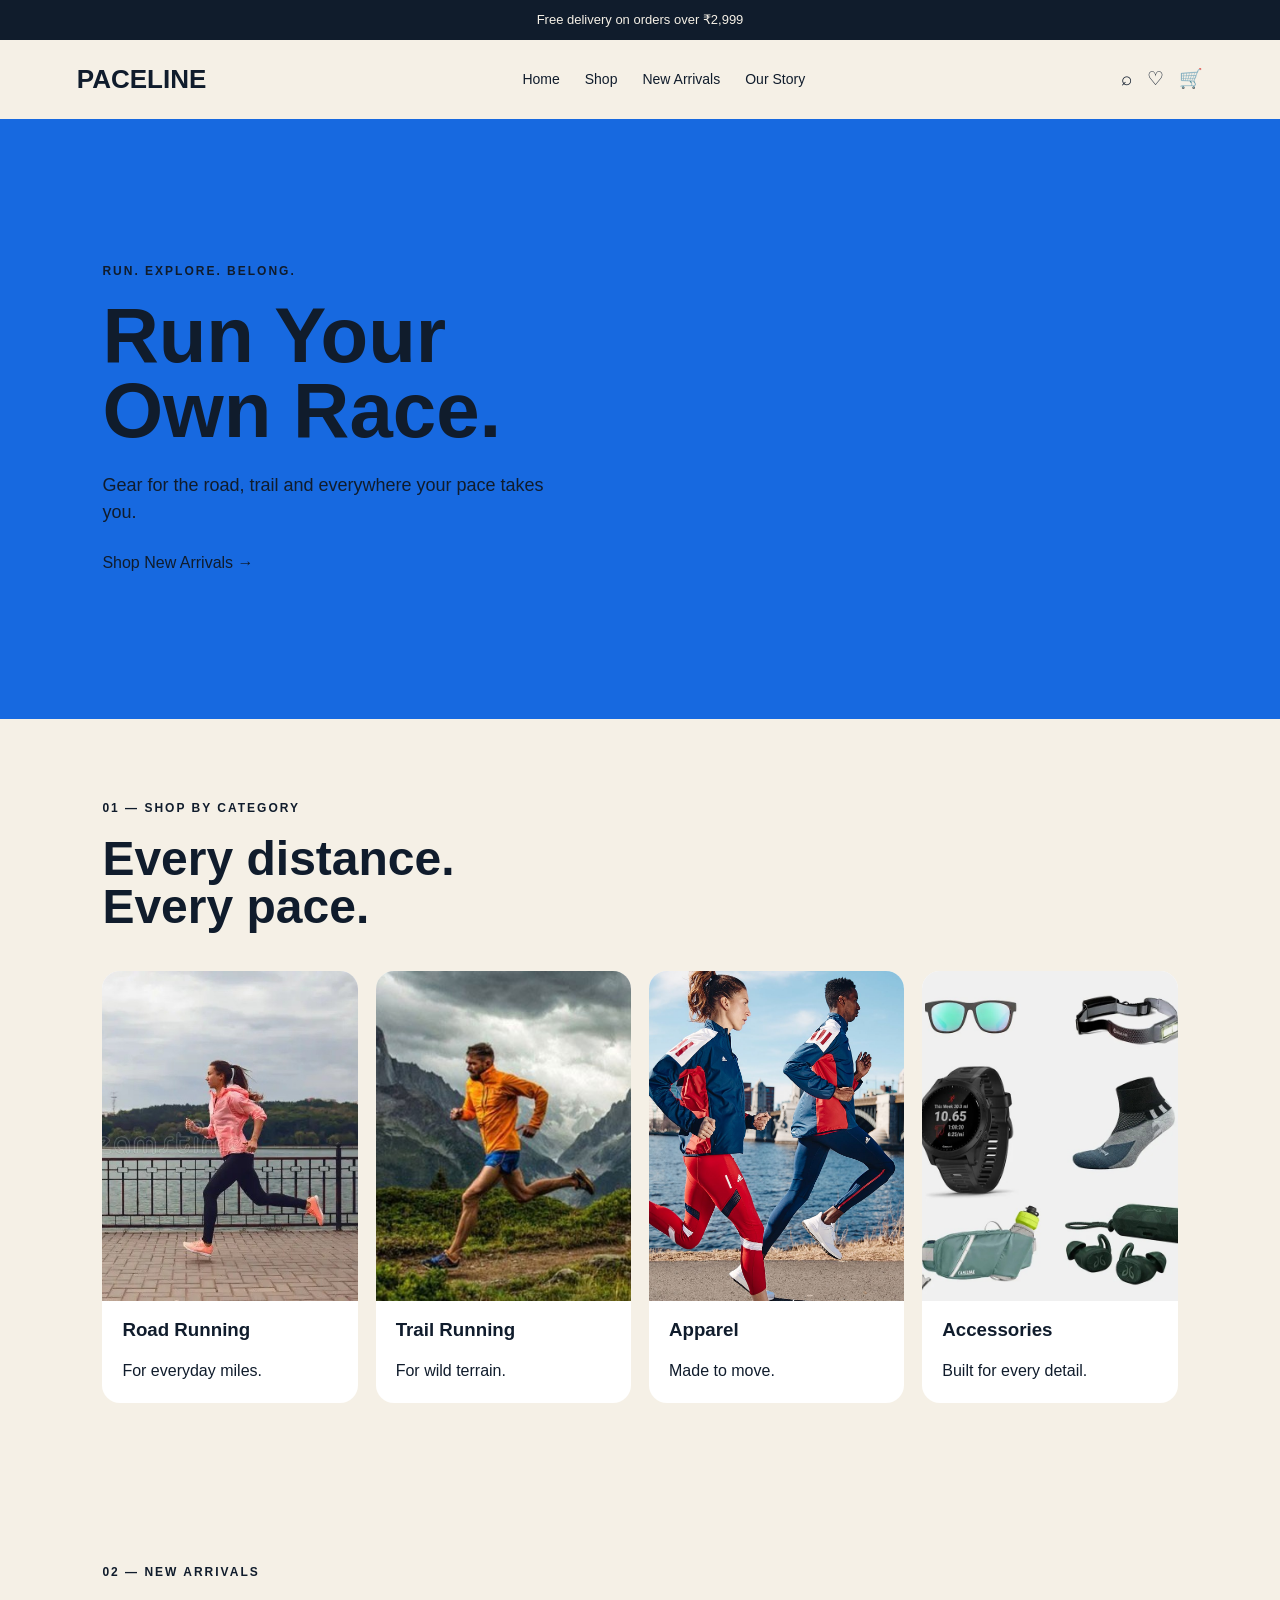
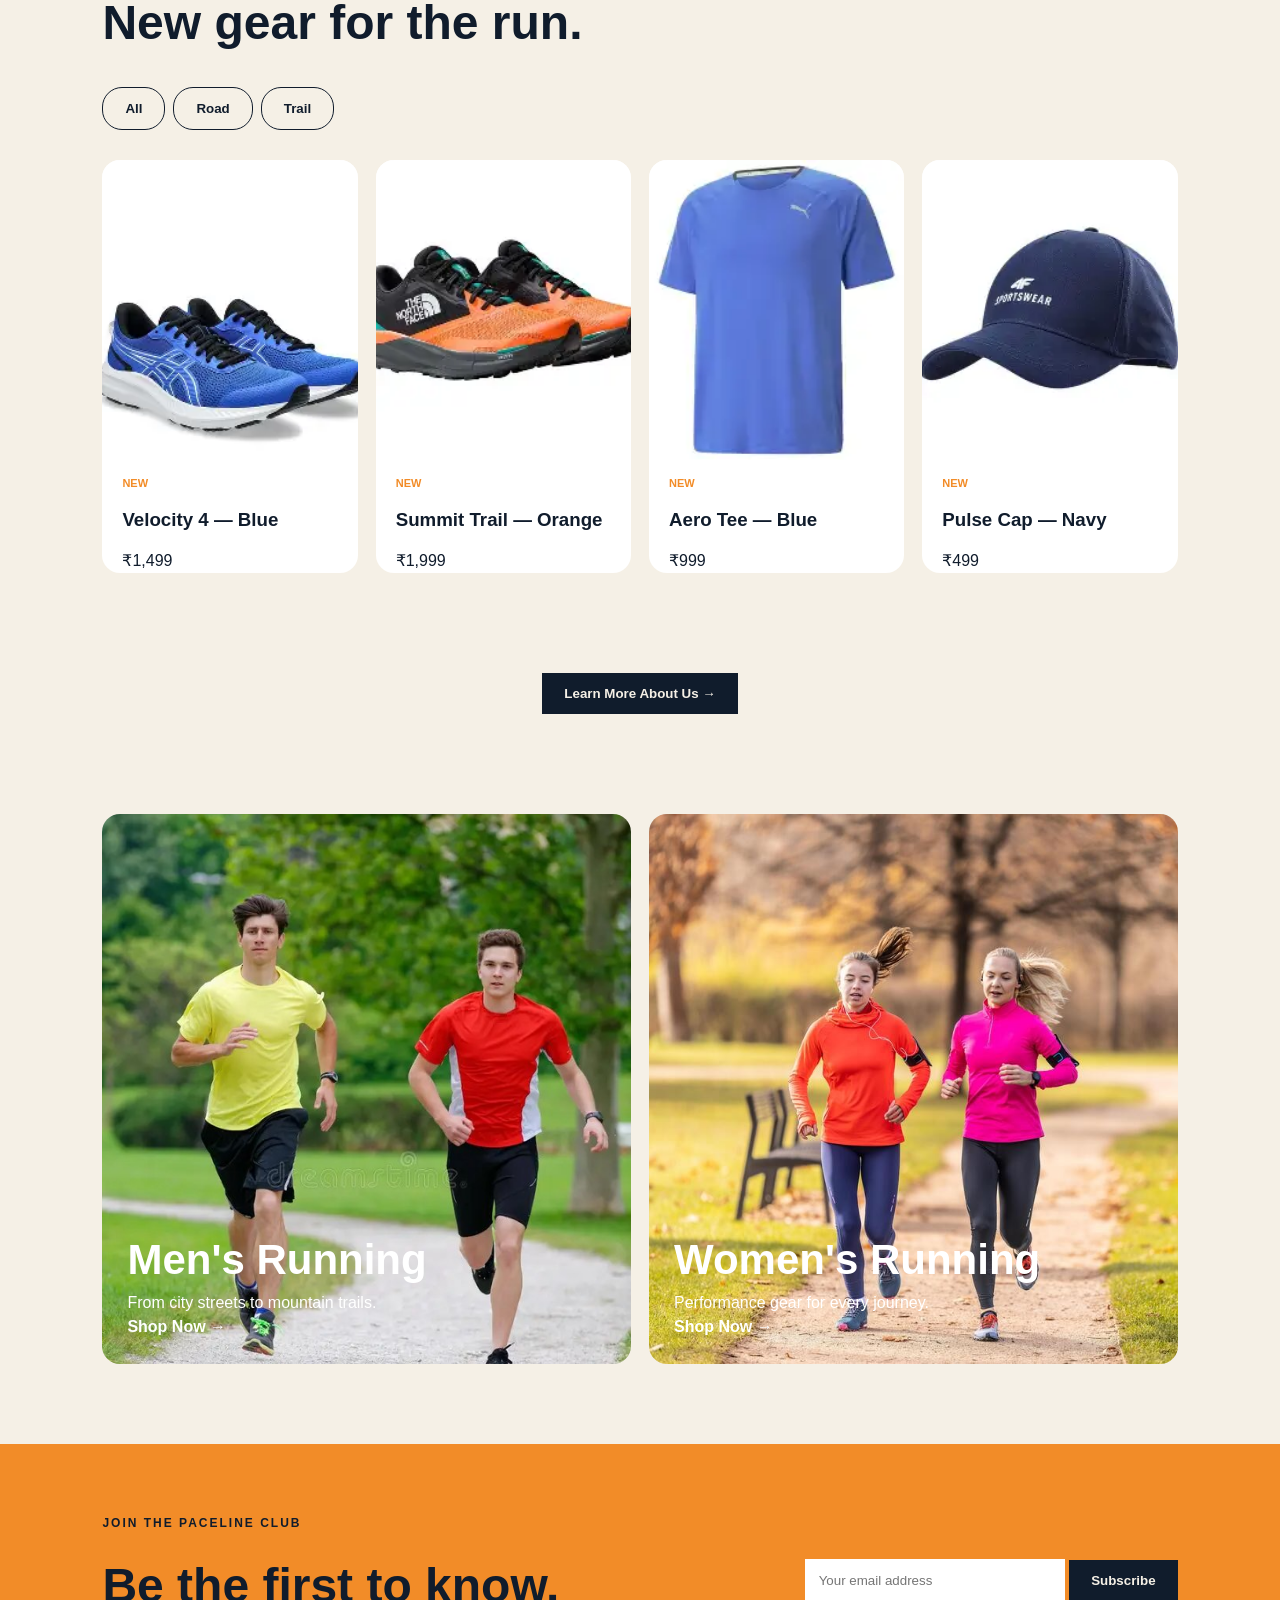
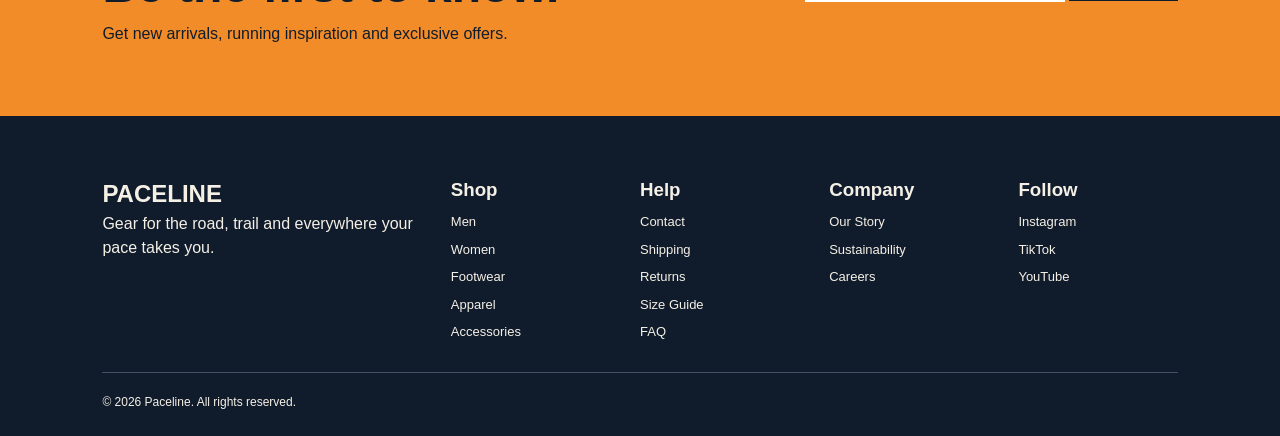
<file: index.html>
<!DOCTYPE html>
<html lang="en">

<head>
    <meta charset="UTF-8">

    <meta name="viewport" content="width=device-width, initial-scale=1.0">

    <title>Paceline — Run Your Own Race</title>

    <link rel="stylesheet" href="style.css">
</head>

<body>

    <!-- Announcement Bar -->
    <div class="announcement-bar">
        Free delivery on orders over ₹2,999
    </div>


    <!-- Navigation -->
    <nav class="navbar">

        <div class="logo">
            PACELINE
        </div>

        <div class="nav-links">
            <a href="index.html">Home</a>
            <a href="#categories">Shop</a>
            <a href="#new-arrivals">New Arrivals</a>
            <a href="about.html">Our Story</a>
        </div>

        <div class="nav-icons">
            <span>⌕</span>
            <span>♡</span>
            <span>🛒</span>
        </div>

    </nav>


    <!-- Hero Section -->
    <section class="hero">

        <div class="hero-content">

            <p class="small-heading">RUN. EXPLORE. BELONG.</p>

            <h1>
                Run Your<br>
                Own Race.
            </h1>

            <p class="hero-text">
                Gear for the road, trail and everywhere
                your pace takes you.
            </p>

            <a href="#new-arrivals">
              Shop New Arrivals →
            </a>

        </div>
    </section>


    <!-- Shop By Category -->
    <section class="categories" id="categories">

        <div class="section-heading">

            <p class="small-heading">01 — SHOP BY CATEGORY</p>

            <h2>
                Every distance.<br>
                Every pace.
            </h2>

        </div>


        <div class="category-grid">

            <div class="category-card">
                <img src="images/road-running.jpg" alt="Runner on a road">
                <h3>Road Running</h3>
                <p>For everyday miles.</p>
            </div>

            <div class="category-card">
                <img src="images/trail-running.jpg" alt="Runner on a trail">
                <h3>Trail Running</h3>
                <p>For wild terrain.</p>
            </div>

            <div class="category-card">
                <img src="images/apparel.jpg" alt="Running apparel">
                <h3>Apparel</h3>
                <p>Made to move.</p>
            </div>

            <div class="category-card">
                <img src="images/accessories.jpg" alt="Running accessories">
                <h3>Accessories</h3>
                <p>Built for every detail.</p>
            </div>

        </div>

    </section>


    <!-- New Arrivals -->
    <section class="new-arrivals" id="new-arrivals">

        <div class="section-heading">

            <p class="small-heading">02 — NEW ARRIVALS</p>

            <h2>
                New gear for the run.
            </h2>

        </div>


        <!-- Product Filters -->
        <div class="filters">

            <button>All</button>
            <button>Road</button>
            <button>Trail</button>

        </div>


        <!-- Products -->
        <div class="product-grid">

            <div class="product-card" data-category="Road">

                <div class="product-image">
                    <img src="images/shoe-blue.jpg" alt="Blue running shoe">
                </div>

                <p class="product-label">NEW</p>

                <h3>Velocity 4 — Blue</h3>

                <p>₹1,499</p>

            </div>


            <div class="product-card" data-category="Trail">

                <div class="product-image">
                    <img src="images/shoe-orange.jpg" alt="Orange running shoe">
                </div>

                <p class="product-label">NEW</p>

                <h3>Summit Trail — Orange</h3>

                <p>₹1,999</p>

            </div>


            <div class="product-card" data-category="Road">

                <div class="product-image">
                    <img src="images/blue-shirt.jpg" alt="Blue running shirt">
                </div>

                <p class="product-label">NEW</p>

                <h3>Aero Tee — Blue</h3>

                <p>₹999</p>

            </div>


            <div class="product-card" data-category="Road">

                <div class="product-image">
                    <img src="images/navy-cap.jpg" alt="Navy running cap">
                </div>

                <p class="product-label">NEW</p>

                <h3>Pulse Cap — Navy</h3>

                <p>₹499</p>

            </div>

        </div>

    </section>

        <a href="about.html" class="story-button">
        <button>Learn More About Us →</button>
        </a>


    <!-- Men's and Women's Running -->
    <section class="running-collections">

        <div class="running-card">

            <img
                src="images/mens-running.jpg"
                alt="Man running outdoors"
            >

            <div>
                <h2>Men's Running</h2>
                <p>From city streets to mountain trails.</p>
                <a href="#">Shop Now →</a>
            </div>

        </div>


        <div class="running-card">

            <img
                src="images/womens-running.jpg"
                alt="Woman running outdoors"
            >

            <div>
                <h2>Women's Running</h2>
                <p>Performance gear for every journey.</p>
                <a href="#">Shop Now →</a>
            </div>

        </div>

    </section>


    <!-- Newsletter -->
    <section class="newsletter">

        <div>
            <p class="small-heading">JOIN THE PACELINE CLUB</p>

            <h2>
                Be the first to know.
            </h2>

            <p>
                Get new arrivals, running inspiration
                and exclusive offers.
            </p>
        </div>


        <form>

            <input
                type="email"
                placeholder="Your email address"
            >

            <button type="submit">
                Subscribe
            </button>

        </form>

    </section>


    <!-- Footer -->
    <footer>

        <div class="footer-brand">

            <h2>PACELINE</h2>

            <p>
                Gear for the road, trail and
                everywhere your pace takes you.
            </p>

        </div>


        <div class="footer-column">

            <h3>Shop</h3>

            <a href="#">Men</a>
            <a href="#">Women</a>
            <a href="#">Footwear</a>
            <a href="#">Apparel</a>
            <a href="#">Accessories</a>

        </div>


        <div class="footer-column">

            <h3>Help</h3>

            <a href="#">Contact</a>
            <a href="#">Shipping</a>
            <a href="#">Returns</a>
            <a href="#">Size Guide</a>
            <a href="#">FAQ</a>

        </div>


        <div class="footer-column">

            <h3>Company</h3>

            <a href="about.html">Our Story</a>
            <a href="#">Sustainability</a>
            <a href="#">Careers</a>

        </div>


        <div class="footer-column">

            <h3>Follow</h3>

            <a href="#">Instagram</a>
            <a href="#">TikTok</a>
            <a href="#">YouTube</a>

        </div>


        <div class="footer-bottom">

            © 2026 Paceline. All rights reserved.

        </div>

    </footer>


    <script src="script.js"></script>

</body>

</html>
</file>
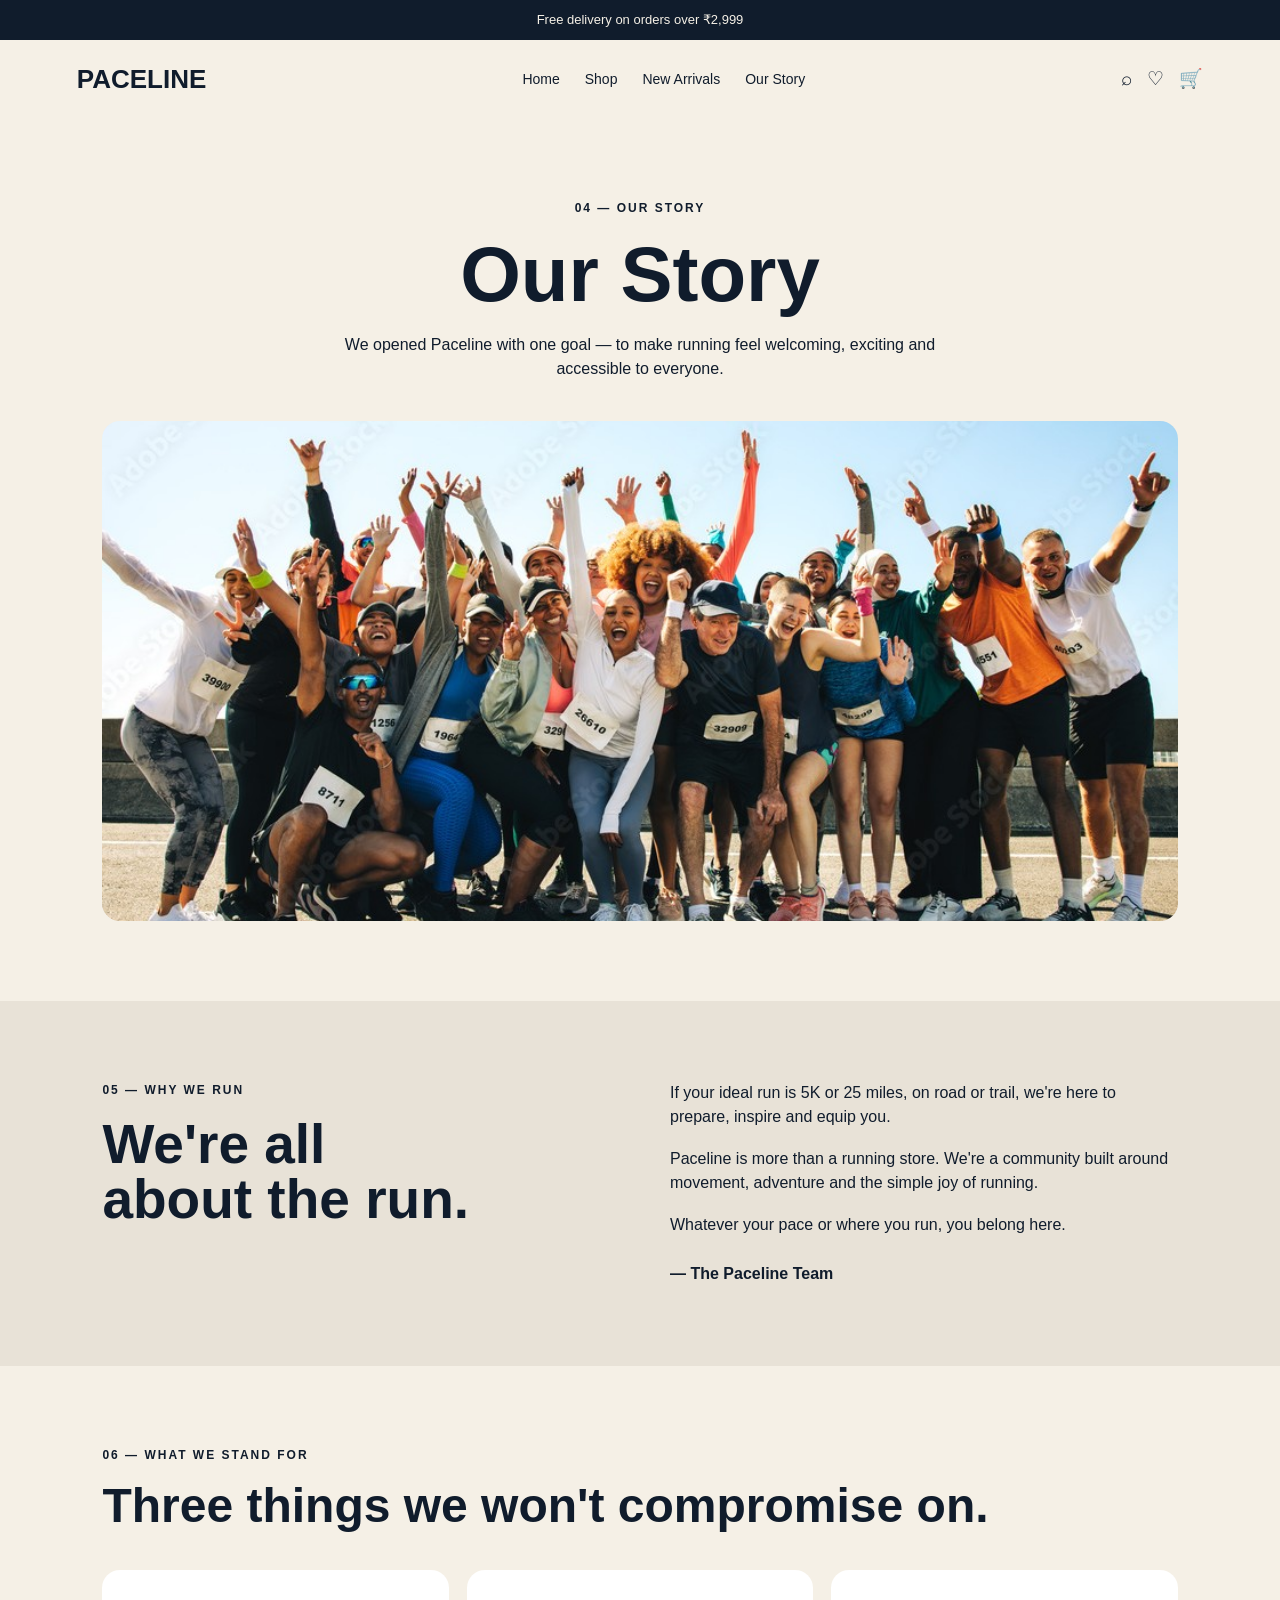
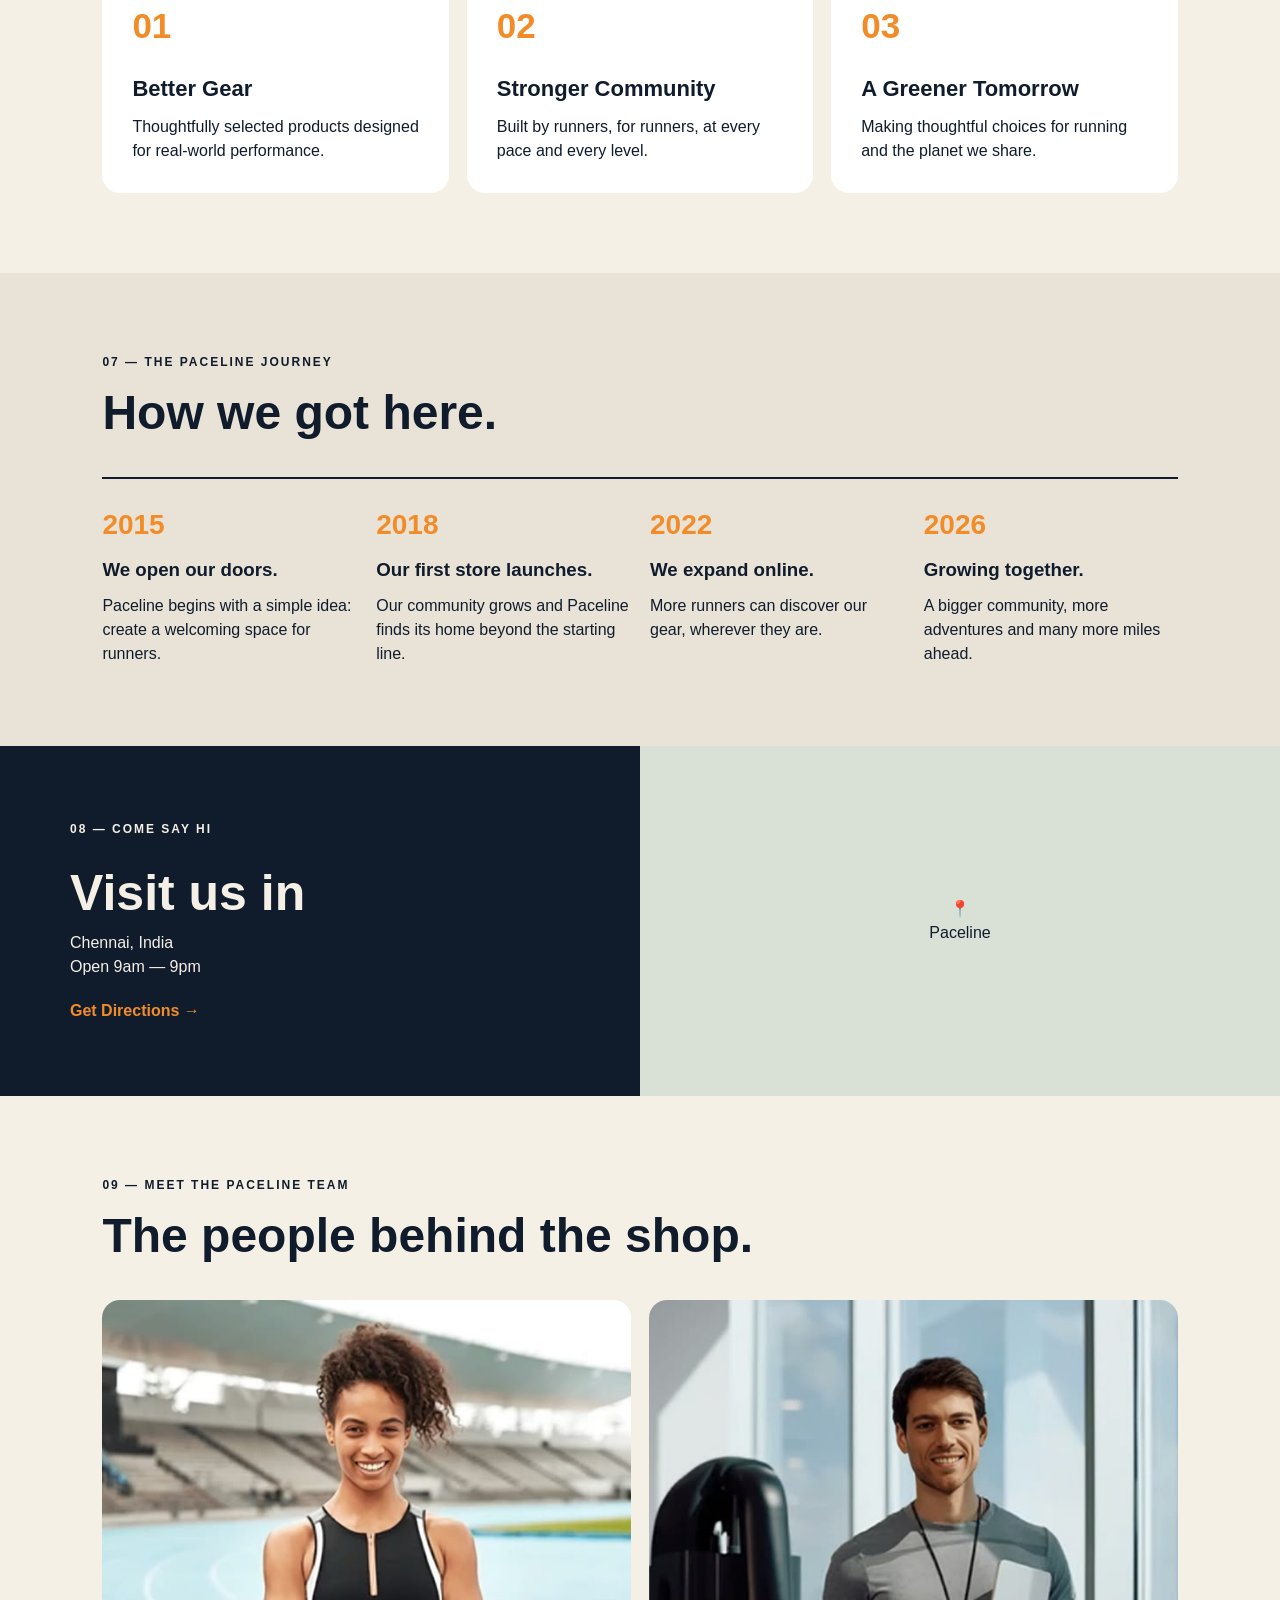
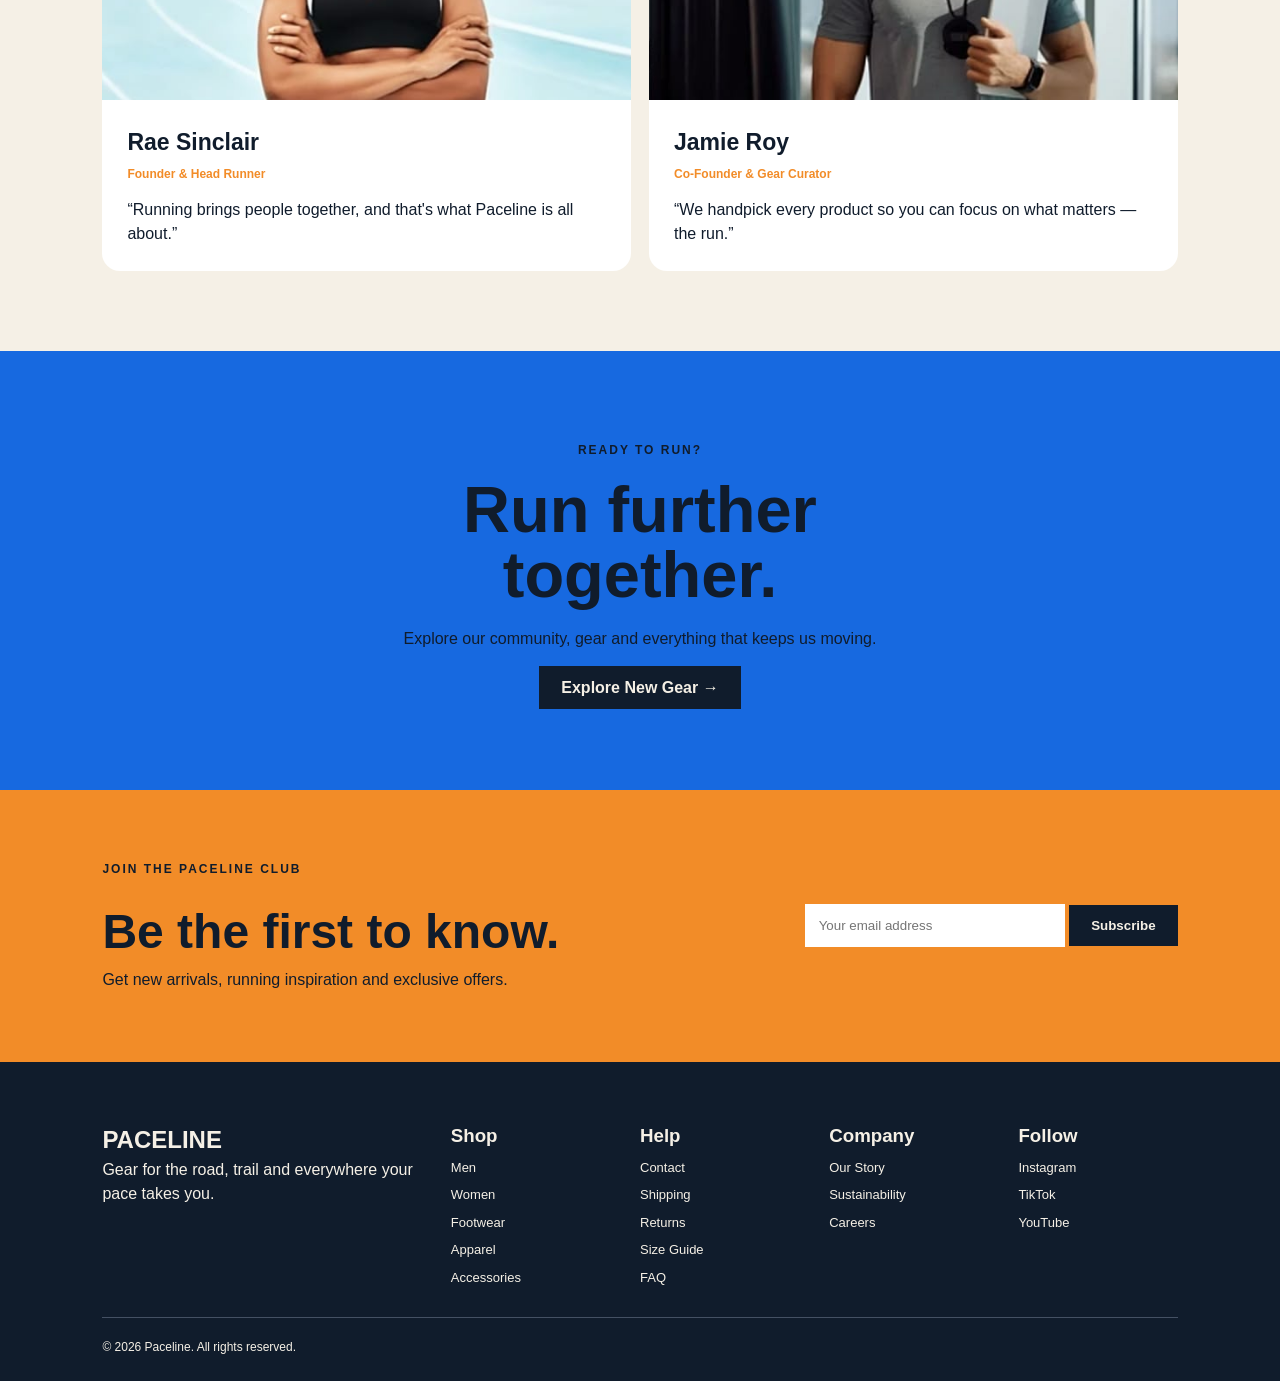
<file: about.html>
<!DOCTYPE html>
<html lang="en">

<head>
    <meta charset="UTF-8">
    <meta name="viewport" content="width=device-width, initial-scale=1.0">
    <title>Paceline — Our Story</title>
    <link rel="stylesheet" href="style.css">
</head>

<body>

    <!-- Announcement Bar -->
    <div class="announcement-bar">
        Free delivery on orders over ₹2,999
    </div>

    <!-- Navigation -->
    <nav class="navbar">
        <div class="logo">PACELINE</div>

        <div class="nav-links">
            <a href="index.html">Home</a>
            <a href="index.html#categories">Shop</a>
            <a href="index.html#new-arrivals">New Arrivals</a>
            <a href="about.html">Our Story</a>
        </div>

        <div class="nav-icons">
            <span>⌕</span>
            <span>♡</span>
            <span>🛒</span>
        </div>
    </nav>


    <!-- Our Story Intro -->
    <section class="about-intro">
        <p class="small-heading">04 — OUR STORY</p>

        <h1>Our Story</h1>

        <p>
            We opened Paceline with one goal — to make running
            feel welcoming, exciting and accessible to everyone.
        </p>
    </section>


    <!-- Large Running Image -->
    <section class="about-hero-image">
        <img src="images/about-running.jpg" alt="Runners moving together on a road">
    </section>


    <!-- We're All About The Run -->
    <section class="about-belief">

        <div class="about-belief-heading">
            <p class="small-heading">05 — WHY WE RUN</p>
            <h2>We're all<br>about the run.</h2>
        </div>

        <div class="about-belief-text">
            <p>
                If your ideal run is 5K or 25 miles, on road or trail,
                we're here to prepare, inspire and equip you.
            </p>

            <p>
                Paceline is more than a running store. We're a community
                built around movement, adventure and the simple joy of running.
            </p>

            <p>
                Whatever your pace or where you run, you belong here.
            </p>

            <strong>— The Paceline Team</strong>
        </div>

    </section>


    <!-- Three Principles -->
    <section class="principles">

        <div class="section-heading">
            <p class="small-heading">06 — WHAT WE STAND FOR</p>
            <h2>Three things we won't compromise on.</h2>
        </div>

        <div class="principles-grid">

            <div class="principle-card">
                <span>01</span>
                <h3>Better Gear</h3>
                <p>
                    Thoughtfully selected products designed
                    for real-world performance.
                </p>
            </div>

            <div class="principle-card">
                <span>02</span>
                <h3>Stronger Community</h3>
                <p>
                    Built by runners, for runners,
                    at every pace and every level.
                </p>
            </div>

            <div class="principle-card">
                <span>03</span>
                <h3>A Greener Tomorrow</h3>
                <p>
                    Making thoughtful choices for
                    running and the planet we share.
                </p>
            </div>

        </div>

    </section>


    <!-- Timeline -->
    <section class="timeline">

        <div class="section-heading">
            <p class="small-heading">07 — THE PACELINE JOURNEY</p>
            <h2>How we got here.</h2>
        </div>

        <div class="timeline-grid">

            <div class="timeline-item">
                <strong>2015</strong>
                <h3>We open our doors.</h3>
                <p>
                    Paceline begins with a simple idea:
                    create a welcoming space for runners.
                </p>
            </div>

            <div class="timeline-item">
                <strong>2018</strong>
                <h3>Our first store launches.</h3>
                <p>
                    Our community grows and Paceline
                    finds its home beyond the starting line.
                </p>
            </div>

            <div class="timeline-item">
                <strong>2022</strong>
                <h3>We expand online.</h3>
                <p>
                    More runners can discover our gear,
                    wherever they are.
                </p>
            </div>

            <div class="timeline-item">
                <strong>2026</strong>
                <h3>Growing together.</h3>
                <p>
                    A bigger community, more adventures
                    and many more miles ahead.
                </p>
            </div>

        </div>

    </section>


    <!-- Visit Us -->
    <section class="visit-section">

        <div class="visit-content">
            <p class="small-heading">08 — COME SAY HI</p>
            <h2>Visit us in</h2>
            <p>Chennai, India</p>
            <p>Open 9am — 9pm</p>
            <a href="#">Get Directions →</a>
        </div>

        <div class="map-placeholder">
            <span>📍</span>
            <p>Paceline</p>
        </div>

    </section>


    <!-- People Behind The Shop -->
    <section class="people-section">

        <div class="section-heading">
            <p class="small-heading">09 — MEET THE PACELINE TEAM</p>
            <h2>The people behind the shop.</h2>
        </div>

        <div class="people-grid">

            <div class="person-card">
                <img src="images/person-one.jpg" alt="Paceline team member">

                <div class="person-info">
                    <h3>Rae Sinclair</h3>
                    <p class="person-role">Founder & Head Runner</p>

                    <p>
                        “Running brings people together,
                        and that's what Paceline is all about.”
                    </p>
                </div>
            </div>


            <div class="person-card">
                <img src="images/person-two.jpg" alt="Paceline team member">

                <div class="person-info">
                    <h3>Jamie Roy</h3>
                    <p class="person-role">Co-Founder & Gear Curator</p>

                    <p>
                        “We handpick every product so you
                        can focus on what matters — the run.”
                    </p>
                </div>
            </div>

        </div>

    </section>


    <!-- CTA -->
    <section class="about-cta">

        <p class="small-heading">READY TO RUN?</p>

        <h2>Run further<br>together.</h2>

        <p>
            Explore our community, gear and everything
            that keeps us moving.
        </p>

        <a href="index.html#new-arrivals">
            Explore New Gear →
        </a>

    </section>


    <!-- Newsletter -->
    <section class="newsletter">

        <div>
            <p class="small-heading">JOIN THE PACELINE CLUB</p>
            <h2>Be the first to know.</h2>
            <p>
                Get new arrivals, running inspiration
                and exclusive offers.
            </p>
        </div>

        <form>
            <input
                type="email"
                placeholder="Your email address"
                aria-label="Email address"
            >

            <button type="submit">Subscribe</button>
        </form>

    </section>


    <!-- Footer -->
    <footer>

        <div class="footer-brand">
            <h2>PACELINE</h2>
            <p>
                Gear for the road, trail and everywhere
                your pace takes you.
            </p>
        </div>

        <div class="footer-column">
            <h3>Shop</h3>
            <a href="#">Men</a>
            <a href="#">Women</a>
            <a href="#">Footwear</a>
            <a href="#">Apparel</a>
            <a href="#">Accessories</a>
        </div>

        <div class="footer-column">
            <h3>Help</h3>
            <a href="#">Contact</a>
            <a href="#">Shipping</a>
            <a href="#">Returns</a>
            <a href="#">Size Guide</a>
            <a href="#">FAQ</a>
        </div>

        <div class="footer-column">
            <h3>Company</h3>
            <a href="about.html">Our Story</a>
            <a href="#">Sustainability</a>
            <a href="#">Careers</a>
        </div>

        <div class="footer-column">
            <h3>Follow</h3>
            <a href="#">Instagram</a>
            <a href="#">TikTok</a>
            <a href="#">YouTube</a>
        </div>

        <div class="footer-bottom">
            © 2026 Paceline. All rights reserved.
        </div>

    </footer>


    <script src="script.js"></script>

</body>

</html>
</file>
<file: style.css>
*{box-sizing:border-box;margin:0;padding:0}

body{
    font-family:Arial,sans-serif;
    background:#F5F0E6;
    color:#101C2C;
    line-height:1.5
}

img{width:100%;display:block}
a{text-decoration:none;color:inherit}
button{cursor:pointer;border:0}

.announcement-bar{
    background:#101C2C;
    color:#F5F0E6;
    text-align:center;
    padding:10px;
    font-size:13px
}

.navbar{
    display:flex;
    justify-content:space-between;
    align-items:center;
    padding:20px 6%
}

.logo{font-size:26px;font-weight:bold}
.nav-links{display:flex;gap:25px}
.nav-links a{font-size:14px}
.nav-icons{display:flex;gap:15px;font-size:19px}

/* HOME */

.hero{
    background:#1769E0;
    padding:100px 8%;
    min-height:600px;
    display:flex;
    align-items:center
}

.hero-content{max-width:600px}
.small-heading{
    font-size:12px;
    font-weight:bold;
    letter-spacing:2px;
    margin-bottom:18px
}

.hero h1{
    font-size:78px;
    line-height:.95;
    margin-bottom:25px
}

.hero-text{
    font-size:18px;
    max-width:450px;
    margin-bottom:25px
}

button,.about-cta a{
    background:#101C2C;
    color:#F5F0E6;
    padding:13px 22px;
    font-weight:bold
}

button:hover,.about-cta a:hover{
    background:#F28C28;
    color:#101C2C
}

.categories,.new-arrivals,.people-section,.principles,.timeline{
    padding:80px 8%
}

.section-heading{margin-bottom:40px}
.section-heading h2{
    font-size:48px;
    line-height:1
}

.category-grid,.product-grid{
    display:grid;
    grid-template-columns:repeat(4,1fr);
    gap:18px
}

.category-card,.product-card,.person-card,.principle-card{
    background:white;
    border-radius:18px;
    overflow:hidden
}

.category-card img{height:330px;object-fit:cover}
.category-card h3,.category-card p,
.product-card h3,.product-card>p{margin:15px 20px 0}

.category-card p{margin-bottom:20px}

.filters{
    display:flex;
    gap:8px;
    margin-bottom:30px
}

.filters button{
    background:transparent;
    color:#101C2C;
    border:1px solid #101C2C;
    border-radius:20px
}

.product-image{background:#E8E2D7}
.product-image img{height:300px;object-fit:cover}
.product-label{
    color:#F28C28;
    font-size:11px;
    font-weight:bold;
    margin-top:15px!important
}

.story-button{
    display:block;
    width:max-content;
    margin:20px auto;
}

/* MEN + WOMEN */

.running-collections{
    display:grid;
    grid-template-columns:1fr 1fr;
    gap:18px;
    padding:80px 8%
}

.running-card{
    position:relative;
    min-height:550px;
    overflow:hidden;
    border-radius:18px
}

.running-card img{
    height:550px;
    object-fit:cover
}

.running-card>div{
    position:absolute;
    bottom:25px;
    left:25px;
    color:white
}

.running-card h2{font-size:42px}
.running-card a{font-weight:bold}

/* NEWSLETTER + FOOTER */

.newsletter{
    background:#F28C28;
    padding:70px 8%;
    display:flex;
    justify-content:space-between;
    align-items:center;
    gap:30px
}

.newsletter h2{font-size:48px}
.newsletter input{
    padding:14px;
    width:260px;
    border:0
}

footer{
    background:#101C2C;
    color:#F5F0E6;
    padding:60px 8% 25px;
    display:grid;
    grid-template-columns:2fr repeat(4,1fr);
    gap:30px
}

.footer-column{
    display:flex;
    flex-direction:column;
    gap:8px
}

.footer-column a{font-size:13px}
.footer-bottom{
    grid-column:1/-1;
    border-top:1px solid #445063;
    padding-top:20px;
    font-size:12px
}

/* OUR STORY */

.about-intro{
    text-align:center;
    padding:80px 8% 40px
}

.about-intro h1{
    font-size:78px;
    line-height:1;
    margin-bottom:20px
}

.about-intro>p:last-child{
    max-width:600px;
    margin:auto
}

.about-hero-image{padding:0 8% 80px}
.about-hero-image img{
    height:500px;
    object-fit:cover;
    border-radius:18px
}

.about-belief{
    padding:80px 8%;
    background:#E8E2D7;
    display:grid;
    grid-template-columns:1fr 1fr;
    gap:60px
}

.about-belief-heading h2{
    font-size:55px;
    line-height:1
}

.about-belief-text p{margin-bottom:18px}
.about-belief-text strong{display:block;margin-top:25px}

.principles-grid{
    display:grid;
    grid-template-columns:repeat(3,1fr);
    gap:18px
}

.principle-card{padding:30px}
.principle-card span{
    color:#F28C28;
    font-size:35px;
    font-weight:bold
}

.principle-card h3{
    margin:20px 0 10px;
    font-size:22px
}

.timeline{
    background:#E8E2D7
}

.timeline-grid{
    display:grid;
    grid-template-columns:repeat(4,1fr);
    gap:20px;
    border-top:2px solid #101C2C;
    padding-top:25px
}

.timeline-item strong{
    color:#F28C28;
    font-size:28px
}

.timeline-item h3{margin:10px 0}

.visit-section{
    display:grid;
    grid-template-columns:1fr 1fr
}

.visit-content{
    background:#101C2C;
    color:#F5F0E6;
    padding:70px;
    display:flex;
    flex-direction:column;
    justify-content:center
}

.visit-content h2{font-size:50px}
.visit-content a{
    color:#F28C28;
    margin-top:20px;
    font-weight:bold
}

.map-placeholder{
    background:#D9E0D5;
    min-height:350px;
    display:flex;
    flex-direction:column;
    align-items:center;
    justify-content:center
}

.people-grid{
    display:grid;
    grid-template-columns:1fr 1fr;
    gap:18px
}

.person-card img{
    height:400px;
    object-fit:cover
}

.person-info{padding:25px}
.person-info h3{font-size:23px}
.person-role{
    color:#F28C28;
    font-size:12px;
    font-weight:bold;
    margin:5px 0 15px
}

.about-cta{
    background:#1769E0;
    text-align:center;
    padding:90px 8%
}

.about-cta h2{
    font-size:65px;
    line-height:1;
    margin-bottom:20px
}

.about-cta>p:not(.small-heading){
    max-width:500px;
    margin:0 auto 25px
}

@media(max-width:768px){
    .navbar{
    flex-wrap:wrap;
}

.nav-links{
    display:flex;
    width:100%;
    justify-content:center;
    gap:15px;
    margin-top:12px;
}

.nav-links a{
    font-size:12px;
}

.nav-icons{
    gap:8px;
    font-size:17px;
}

    .hero{padding:70px 6%;min-height:500px}
    .hero h1,.about-intro h1{font-size:55px}

    .categories,.new-arrivals,.people-section,.principles,.timeline{
        padding:60px 6%
    }

    .category-grid,.product-grid{
        grid-template-columns:1fr 1fr
    }

    .category-card img{height:240px}

    .section-heading h2{font-size:40px}

    .running-collections,
    .about-belief,
    .visit-section{
        grid-template-columns:1fr;
        padding:60px 6%
    }

    .running-card{min-height:450px}
    .running-card img{height:450px}

    .newsletter{
        flex-direction:column;
        align-items:flex-start;
        padding:60px 6%
    }

    footer{grid-template-columns:1fr 1fr}

    .about-hero-image{padding:0 6% 60px}
    .about-hero-image img{height:350px}

    .about-belief{gap:35px}
    .principles-grid,.people-grid{grid-template-columns:1fr}
    .timeline-grid{grid-template-columns:1fr 1fr}

    .visit-content{padding:60px 6%}
    .about-cta h2{font-size:50px}
}

@media(max-width:480px){
    .category-grid,.product-grid,.timeline-grid{
        grid-template-columns:1fr
    }

    .hero h1,.about-intro h1{font-size:48px}
    .newsletter h2{font-size:38px}

    .newsletter form{
        display:flex;
        width:100%
    }

    .newsletter input{width:100%}
    .about-cta h2{font-size:45px}
    .horse-logo{
    width:140px;
    right:50%;
    transform:translateX(50%);
    bottom:20px;
}
}
.hero{
    position:relative;
}
</file>
